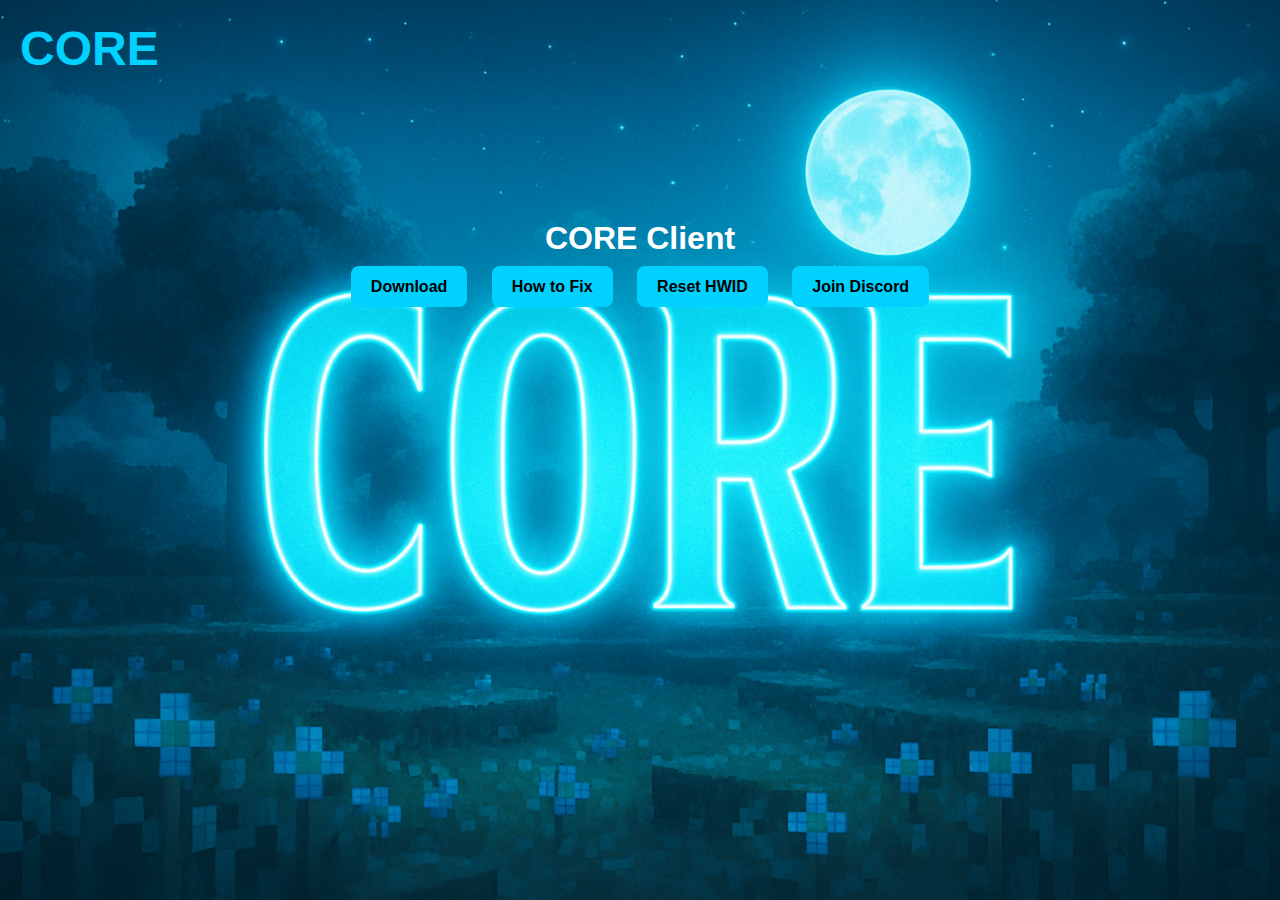
<file: index.html>
<!doctype html><html><head>
<meta charset='utf-8'>
<title>CORE Client</title>
<link rel='stylesheet' href='assets/style.css'>
</head>
<body>
<header>
 <img src='img/core-logo.svg' class='logo'>
</header>

<div class='center'>
 <h1>CORE Client</h1>
 <a class='navbtn' href='download.html'>Download</a>
 <a class='navbtn' href='howtofix.html'>How to Fix</a>
 <a class='navbtn' href='resethwid.html'>Reset HWID</a>
 <a class='navbtn' href='https://discord.gg/8zhQsyMVDr' target='_blank'>Join Discord</a>
</div>

<script src='assets/script.js'></script>
</body></html>
</file>
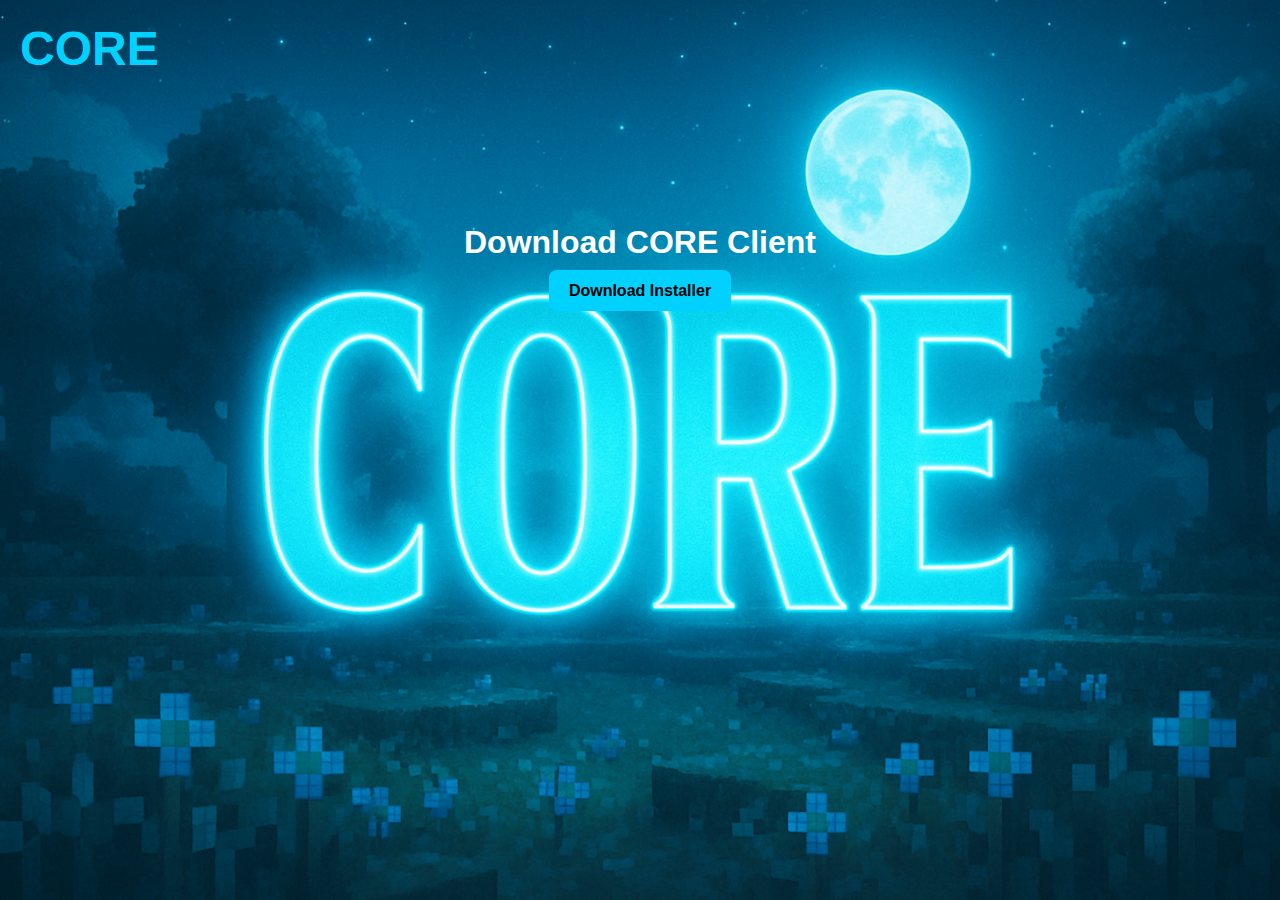
<file: download.html>
<!doctype html><html><head>
<meta charset='utf-8'>
<title>Download CORE</title>
<link rel='stylesheet' href='assets/style.css'>
</head>
<body>
<header><a href='index.html'><img src='img/core-logo.svg' class='logo'></a></header>
<div class='center'>
 <h1>Download CORE Client</h1>
 <a class='navbtn' href='https://raw.githubusercontent.com/drsugarush35-sudo/core-client/main/Coreclientsetup.exe'>Download Installer</a>
</div>
</body></html>
</file>
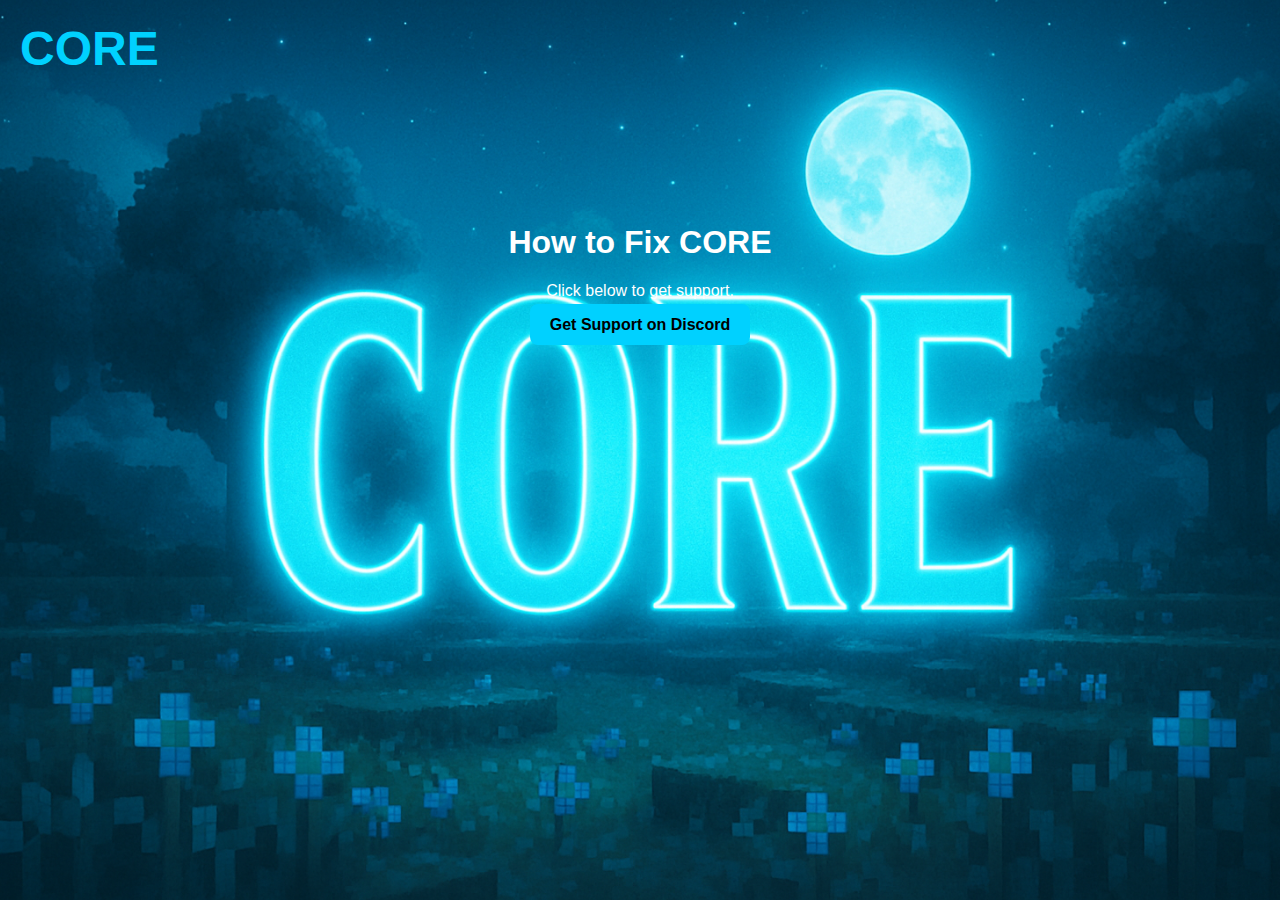
<file: howtofix.html>
<!doctype html><html><head>
<meta charset='utf-8'>
<title>Fix Issues</title>
<link rel='stylesheet' href='assets/style.css'>
</head>
<body>
<header><a href='index.html'><img src='img/core-logo.svg' class='logo'></a></header>
<div class='center'>
 <h1>How to Fix CORE</h1>
 <p>Click below to get support.</p>
 <a class='navbtn' href='https://discord.gg/8zhQsyMVDr' target='_blank'>Get Support on Discord</a>
</div>
</body></html>
</file>
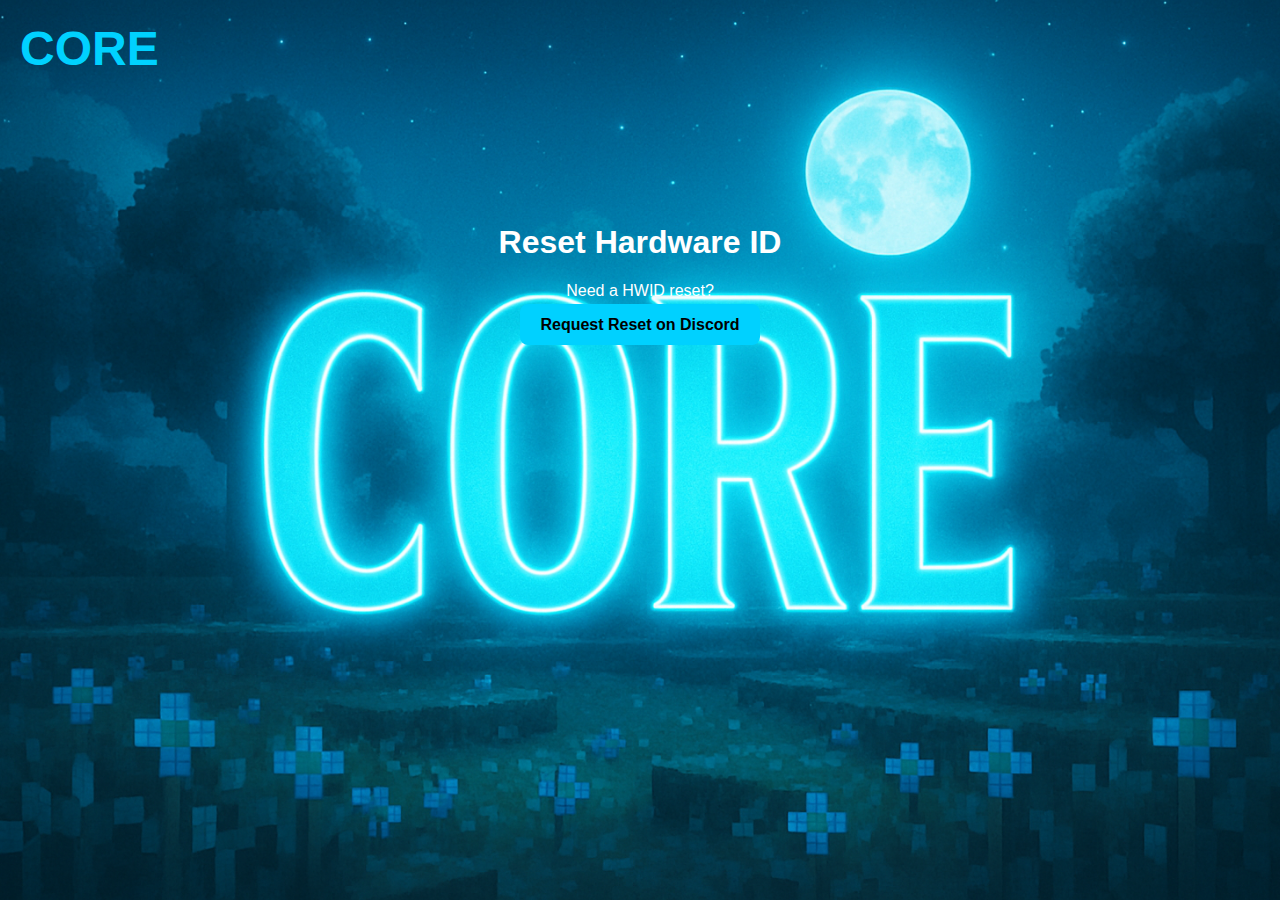
<file: resethwid.html>
<!doctype html><html><head>
<meta charset='utf-8'>
<title>Reset HWID</title>
<link rel='stylesheet' href='assets/style.css'>
</head>
<body>
<header><a href='index.html'><img src='img/core-logo.svg' class='logo'></a></header>
<div class='center'>
 <h1>Reset Hardware ID</h1>
 <p>Need a HWID reset?</p>
 <a class='navbtn' href='https://discord.gg/8zhQsyMVDr' target='_blank'>Request Reset on Discord</a>
</div>
</body></html>
</file>
<file: assets/style.css>
body{
 margin:0;
 font-family:Inter,Arial;
 background:url('../img/core-bg.png') center/cover no-repeat fixed;
 color:white;
}
header{
 display:flex;
 align-items:center;
 padding:20px;
}
.logo{
 height:60px;
}
.navbtn{
 margin:10px;
 padding:12px 20px;
 background:#00d1ff;
 color:black;
 font-weight:bold;
 border-radius:8px;
 text-decoration:none;
}
.center{
 text-align:center;
 margin-top:120px;
}
</file>
